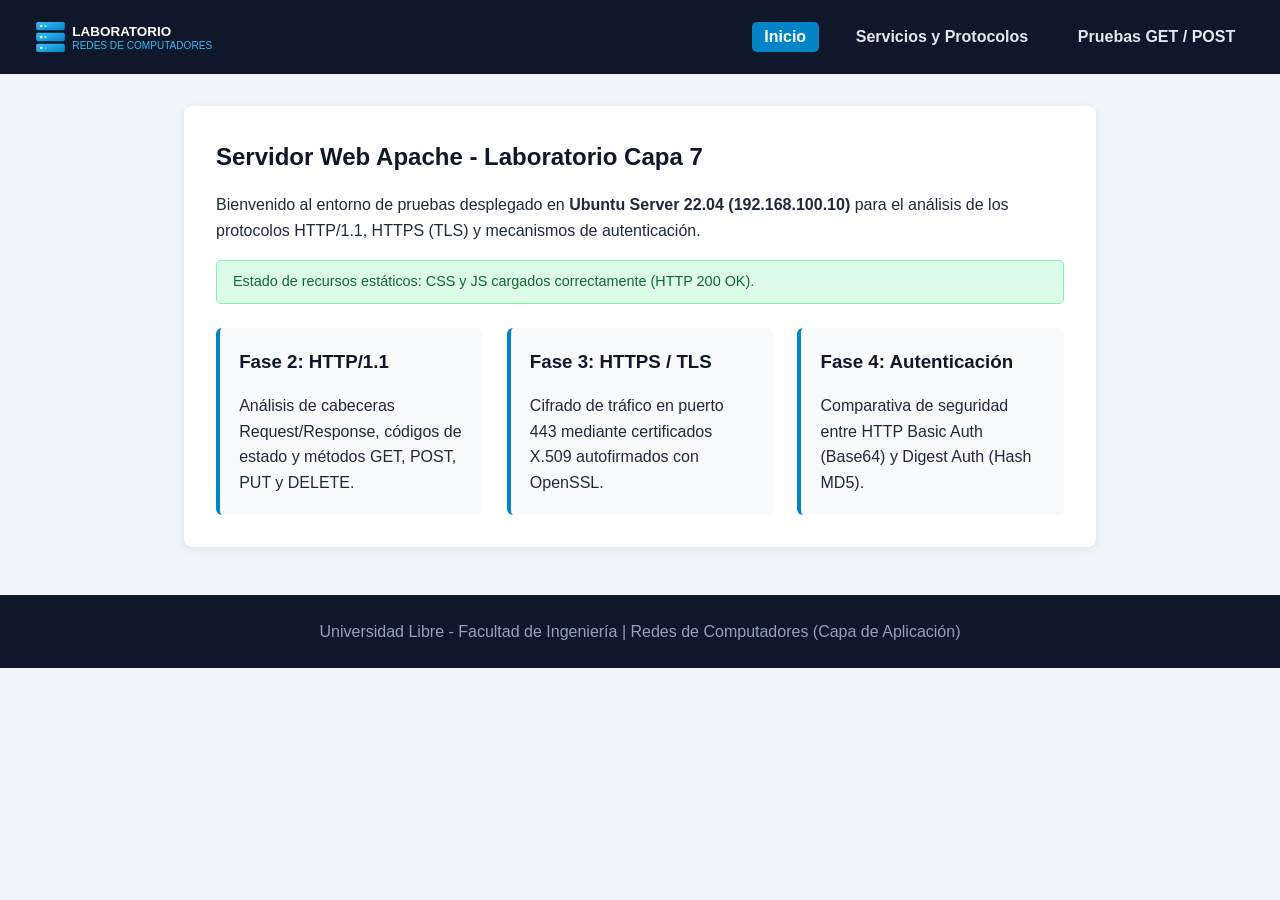
<file: index.html>
<!DOCTYPE html>
<html lang="es">

<head>
    <meta charset="UTF-8">
    <meta name="viewport" content="width=device-width, initial-scale=1.0">
    <title>Inicio - Laboratorio Servidores Web</title>
    <link rel="stylesheet" href="css/styles.css">
</head>

<body>
    <header>
        <img src="images/logo.svg" alt="Logo Laboratorio Redes">
        <nav>
            <ul>
                <li><a href="index.html" class="activo">Inicio</a></li>
                <li><a href="servicios.html">Servicios y Protocolos</a></li>
                <li><a href="formulario.html">Pruebas GET / POST</a></li>
            </ul>
        </nav>
    </header>

    <main class="contenedor">
        <section class="tarjeta">
            <h1>Servidor Web Apache - Laboratorio Capa 7</h1>
            <p>Bienvenido al entorno de pruebas desplegado en <strong>Ubuntu Server 22.04 (192.168.100.10)</strong> para
                el análisis de los protocolos HTTP/1.1, HTTPS (TLS) y mecanismos de autenticación.</p>

            <div id="estado-recursos" class="estado-js">Verificando carga de JavaScript...</div>

            <div class="grid-3">
                <div class="card-item">
                    <h3>Fase 2: HTTP/1.1</h3>
                    <p>Análisis de cabeceras Request/Response, códigos de estado y métodos GET, POST, PUT y DELETE.</p>
                </div>
                <div class="card-item">
                    <h3>Fase 3: HTTPS / TLS</h3>
                    <p>Cifrado de tráfico en puerto 443 mediante certificados X.509 autofirmados con OpenSSL.</p>
                </div>
                <div class="card-item">
                    <h3>Fase 4: Autenticación</h3>
                    <p>Comparativa de seguridad entre HTTP Basic Auth (Base64) y Digest Auth (Hash MD5).</p>
                </div>
            </div>
        </section>
    </main>

    <footer>
        <p>Universidad Libre - Facultad de Ingeniería | Redes de Computadores (Capa de Aplicación)</p>
    </footer>

    <script src="js/script.js"></script>
</body>

</html>
</file>
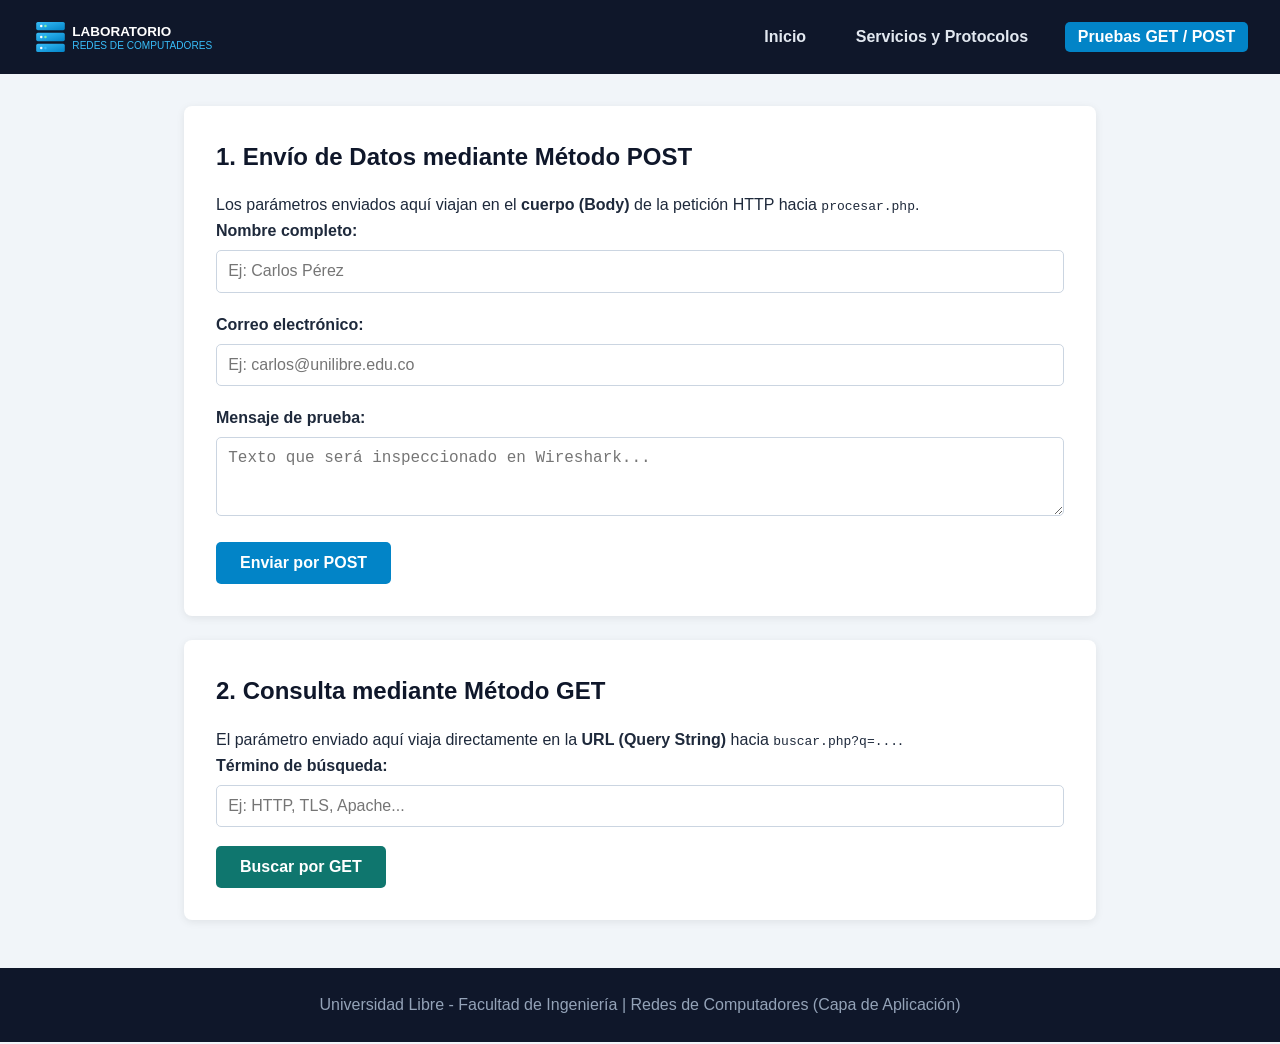
<file: formulario.html>
<!DOCTYPE html>
<html lang="es">

<head>
    <meta charset="UTF-8">
    <meta name="viewport" content="width=device-width, initial-scale=1.0">
    <title>Formularios GET y POST - Laboratorio</title>
    <link rel="stylesheet" href="css/styles.css">
</head>

<body>
    <header>
        <img src="images/logo.svg" alt="Logo Laboratorio Redes">
        <nav>
            <ul>
                <li><a href="index.html">Inicio</a></li>
                <li><a href="servicios.html">Servicios y Protocolos</a></li>
                <li><a href="formulario.html" class="activo">Pruebas GET / POST</a></li>
            </ul>
        </nav>
    </header>

    <main class="contenedor">
        <!-- Formulario 1: Método POST -->
        <section class="tarjeta">
            <h2>1. Envío de Datos mediante Método POST</h2>
            <p>Los parámetros enviados aquí viajan en el <strong>cuerpo (Body)</strong> de la petición HTTP hacia
                <code>procesar.php</code>.</p>

            <form id="form-post" action="procesar.php" method="POST">
                <div class="grupo-form">
                    <label for="nombre">Nombre completo:</label>
                    <input type="text" id="nombre" name="nombre" placeholder="Ej: Carlos Pérez" required>
                </div>
                <div class="grupo-form">
                    <label for="email">Correo electrónico:</label>
                    <input type="email" id="email" name="email" placeholder="Ej: carlos@unilibre.edu.co" required>
                </div>
                <div class="grupo-form">
                    <label for="mensaje">Mensaje de prueba:</label>
                    <textarea id="mensaje" name="mensaje" rows="3"
                        placeholder="Texto que será inspeccionado en Wireshark..." required></textarea>
                </div>
                <button type="submit">Enviar por POST</button>
            </form>
        </section>

        <!-- Formulario 2: Método GET -->
        <section class="tarjeta">
            <h2>2. Consulta mediante Método GET</h2>
            <p>El parámetro enviado aquí viaja directamente en la <strong>URL (Query String)</strong> hacia
                <code>buscar.php?q=...</code>.</p>

            <form id="form-get" action="buscar.php" method="GET">
                <div class="grupo-form">
                    <label for="q">Término de búsqueda:</label>
                    <input type="text" id="q" name="q" placeholder="Ej: HTTP, TLS, Apache..." required>
                </div>
                <button type="submit" class="btn-secundario">Buscar por GET</button>
            </form>
        </section>
    </main>

    <footer>
        <p>Universidad Libre - Facultad de Ingeniería | Redes de Computadores (Capa de Aplicación)</p>
    </footer>

    <script src="js/script.js"></script>
</body>

</html>
</file>
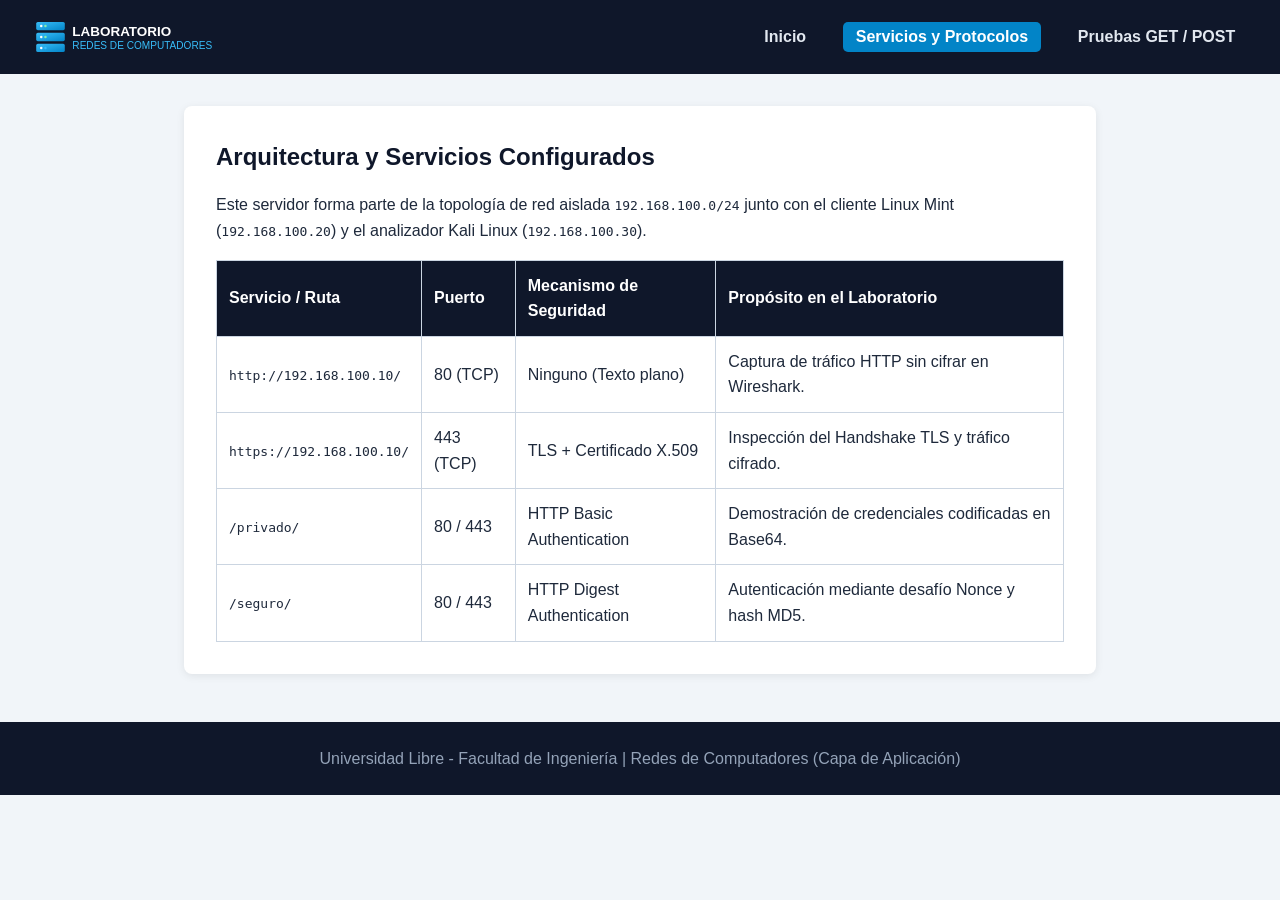
<file: servicios.html>
<!DOCTYPE html>
<html lang="es">

<head>
    <meta charset="UTF-8">
    <meta name="viewport" content="width=device-width, initial-scale=1.0">
    <title>Servicios - Laboratorio Servidores Web</title>
    <link rel="stylesheet" href="css/styles.css">
</head>

<body>
    <header>
        <img src="images/logo.svg" alt="Logo Laboratorio Redes">
        <nav>
            <ul>
                <li><a href="index.html">Inicio</a></li>
                <li><a href="servicios.html" class="activo">Servicios y Protocolos</a></li>
                <li><a href="formulario.html">Pruebas GET / POST</a></li>
            </ul>
        </nav>
    </header>

    <main class="contenedor">
        <section class="tarjeta">
            <h1>Arquitectura y Servicios Configurados</h1>
            <p>Este servidor forma parte de la topología de red aislada <code>192.168.100.0/24</code> junto con el
                cliente Linux Mint (<code>192.168.100.20</code>) y el analizador Kali Linux
                (<code>192.168.100.30</code>).</p>

            <table>
                <thead>
                    <tr>
                        <th>Servicio / Ruta</th>
                        <th>Puerto</th>
                        <th>Mecanismo de Seguridad</th>
                        <th>Propósito en el Laboratorio</th>
                    </tr>
                </thead>
                <tbody>
                    <tr>
                        <td><code>http://192.168.100.10/</code></td>
                        <td>80 (TCP)</td>
                        <td>Ninguno (Texto plano)</td>
                        <td>Captura de tráfico HTTP sin cifrar en Wireshark.</td>
                    </tr>
                    <tr>
                        <td><code>https://192.168.100.10/</code></td>
                        <td>443 (TCP)</td>
                        <td>TLS + Certificado X.509</td>
                        <td>Inspección del Handshake TLS y tráfico cifrado.</td>
                    </tr>
                    <tr>
                        <td><code>/privado/</code></td>
                        <td>80 / 443</td>
                        <td>HTTP Basic Authentication</td>
                        <td>Demostración de credenciales codificadas en Base64.</td>
                    </tr>
                    <tr>
                        <td><code>/seguro/</code></td>
                        <td>80 / 443</td>
                        <td>HTTP Digest Authentication</td>
                        <td>Autenticación mediante desafío Nonce y hash MD5.</td>
                    </tr>
                </tbody>
            </table>
        </section>
    </main>

    <footer>
        <p>Universidad Libre - Facultad de Ingeniería | Redes de Computadores (Capa de Aplicación)</p>
    </footer>

    <script src="js/script.js"></script>
</body>

</html>
</file>
<file: css/styles.css>
* {
    box-sizing: border-box;
    margin: 0;
    padding: 0;
}

body {
    font-family: 'Segoe UI', Tahoma, Geneva, Verdana, sans-serif;
    background-color: #f1f5f9;
    color: #1e293b;
    line-height: 1.6;
}

header {
    background-color: #0f172a;
    color: #ffffff;
    padding: 1rem 2rem;
    display: flex;
    justify-content: space-between;
    align-items: center;
    flex-wrap: wrap;
}

header img {
    height: 42px;
    width: auto;
}

nav ul {
    list-style: none;
    display: flex;
    gap: 1.5rem;
}

nav a {
    color: #e2e8f0;
    text-decoration: none;
    font-weight: 600;
    padding: 0.4rem 0.8rem;
    border-radius: 5px;
    transition: background 0.2s;
}

nav a:hover,
nav a.activo {
    background-color: #0284c7;
    color: #ffffff;
}

.contenedor {
    max-width: 960px;
    margin: 2rem auto;
    padding: 0 1.5rem;
}

.tarjeta {
    background: #ffffff;
    padding: 2rem;
    border-radius: 8px;
    box-shadow: 0 2px 8px rgba(0, 0, 0, 0.08);
    margin-bottom: 1.5rem;
}

h1,
h2,
h3 {
    color: #0f172a;
    margin-bottom: 1rem;
}

.grid-3 {
    display: grid;
    grid-template-columns: repeat(auto-fit, minmax(250px, 1fr));
    gap: 1.5rem;
    margin-top: 1.5rem;
}

.card-item {
    background: #f8fafc;
    border-left: 4px solid #0284c7;
    padding: 1.2rem;
    border-radius: 6px;
}

.grupo-form {
    margin-bottom: 1.2rem;
}

label {
    display: block;
    font-weight: 600;
    margin-bottom: 0.4rem;
}

input[type="text"],
input[type="email"],
textarea {
    width: 100%;
    padding: 0.7rem;
    border: 1px solid #cbd5e1;
    border-radius: 5px;
    font-size: 1rem;
}

button {
    background-color: #0284c7;
    color: #ffffff;
    border: none;
    padding: 0.75rem 1.5rem;
    font-size: 1rem;
    font-weight: 600;
    border-radius: 5px;
    cursor: pointer;
}

button:hover {
    background-color: #0369a1;
}

.btn-secundario {
    background-color: #0f766e;
}

.btn-secundario:hover {
    background-color: #115e59;
}

.estado-js {
    background-color: #dcfce7;
    color: #166534;
    padding: 0.6rem 1rem;
    border-radius: 5px;
    font-size: 0.9rem;
    margin-top: 1rem;
    border: 1px solid #86efac;
}

table {
    width: 100%;
    border-collapse: collapse;
    margin-top: 1rem;
}

th,
td {
    border: 1px solid #cbd5e1;
    padding: 0.75rem;
    text-align: left;
}

th {
    background-color: #0f172a;
    color: #ffffff;
}

footer {
    text-align: center;
    padding: 1.5rem;
    background-color: #0f172a;
    color: #94a3b8;
    margin-top: 3rem;
}
</file>
